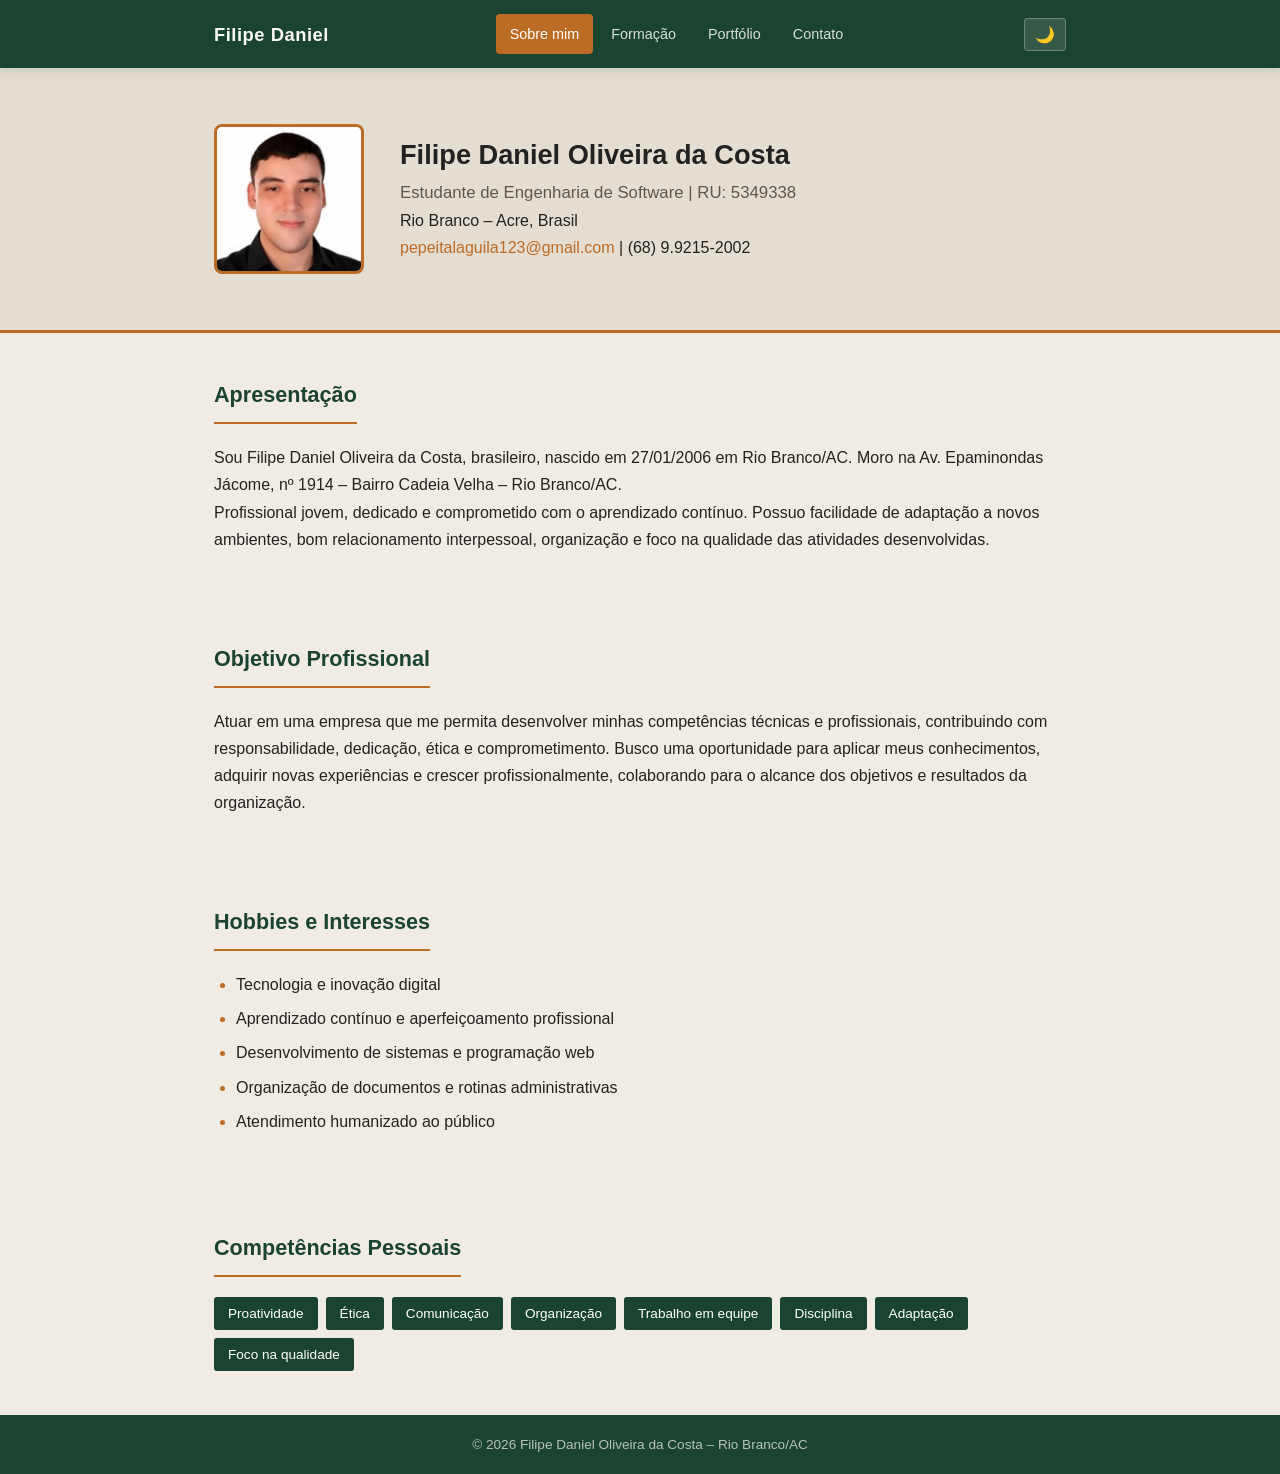
<file: index.html>
<!DOCTYPE html>
<html lang="pt-BR">
<!-- configuracao da pagina e link do css -->
<head>
    <meta charset="UTF-8">
    <meta name="viewport" content="width=device-width, initial-scale=1.0">
    <title>Filipe Daniel | Sobre mim</title>
    <link rel="stylesheet" href="css/styles.css">
</head>
<body>
    <!-- cabecalho com menu e troca de tema -->
    <header class="cabecalho">
        <div class="container-cabecalho">
            <a href="index.html" class="logo">Filipe Daniel</a>
            <button type="button" class="botao-menu" id="botaoMenu" aria-label="Abrir menu">☰</button>
            <nav class="menu" id="menuNavegacao">
                <a href="index.html" class="ativo">Sobre mim</a>
                <a href="formacao.html">Formação</a>
                <a href="portfolio.html">Portfólio</a>
                <a href="contato.html">Contato</a>
            </nav>
            <button type="button" class="botao-tema" id="botaoTema">🌙</button>
        </div>
    </header>

    <!-- conteudo principal - apresentacao pessoal -->
    <main class="conteudo-principal">
        <section class="secao destaque">
            <div class="container">
                <div class="perfil">
                    <img src="imagens/image.png" alt="Filipe Daniel Oliveira da Costa" class="perfil-foto">
                    <div class="perfil-info">
                        <h1>Filipe Daniel Oliveira da Costa</h1>
                        <p class="subtitulo">Estudante de Engenharia de Software | RU: 5349338</p>
                        <p>Rio Branco – Acre, Brasil</p>
                        <p>
                            <a href="mailto:pepeitalaguila123@gmail.com">pepeitalaguila123@gmail.com</a> |
                            (68) 9.9215-2002
                        </p>
                    </div>
                </div>
            </div>
        </section>

        <section class="secao">
            <div class="container">
                <h2>Apresentação</h2>
                <p>
                    Sou Filipe Daniel Oliveira da Costa, brasileiro, nascido em 27/01/2006 em Rio Branco/AC.
                    Moro na Av. Epaminondas Jácome, nº 1914 – Bairro Cadeia Velha – Rio Branco/AC.
                </p>
                <p>
                    Profissional jovem, dedicado e comprometido com o aprendizado contínuo. Possuo facilidade
                    de adaptação a novos ambientes, bom relacionamento interpessoal, organização e foco na
                    qualidade das atividades desenvolvidas.
                </p>
            </div>
        </section>

        <section class="secao">
            <div class="container">
                <h2>Objetivo Profissional</h2>
                <p>
                    Atuar em uma empresa que me permita desenvolver minhas competências técnicas e profissionais,
                    contribuindo com responsabilidade, dedicação, ética e comprometimento. Busco uma oportunidade
                    para aplicar meus conhecimentos, adquirir novas experiências e crescer profissionalmente,
                    colaborando para o alcance dos objetivos e resultados da organização.
                </p>
            </div>
        </section>

        <section class="secao">
            <div class="container">
                <h2>Hobbies e Interesses</h2>
                <ul class="lista">
                    <li>Tecnologia e inovação digital</li>
                    <li>Aprendizado contínuo e aperfeiçoamento profissional</li>
                    <li>Desenvolvimento de sistemas e programação web</li>
                    <li>Organização de documentos e rotinas administrativas</li>
                    <li>Atendimento humanizado ao público</li>
                </ul>
            </div>
        </section>

        <section class="secao">
            <div class="container">
                <h2>Competências Pessoais</h2>
                <div class="tags">
                    <span class="tag">Proatividade</span>
                    <span class="tag">Ética</span>
                    <span class="tag">Comunicação</span>
                    <span class="tag">Organização</span>
                    <span class="tag">Trabalho em equipe</span>
                    <span class="tag">Disciplina</span>
                    <span class="tag">Adaptação</span>
                    <span class="tag">Foco na qualidade</span>
                </div>
            </div>
        </section>
    </main>

    <!-- rodape com copyright -->
    <footer class="rodape">
        <div class="container">
            <p>&copy; 2026 Filipe Daniel Oliveira da Costa – Rio Branco/AC</p>
        </div>
    </footer>

    <script src="js/index.js"></script>
</body>
</html>
</file>
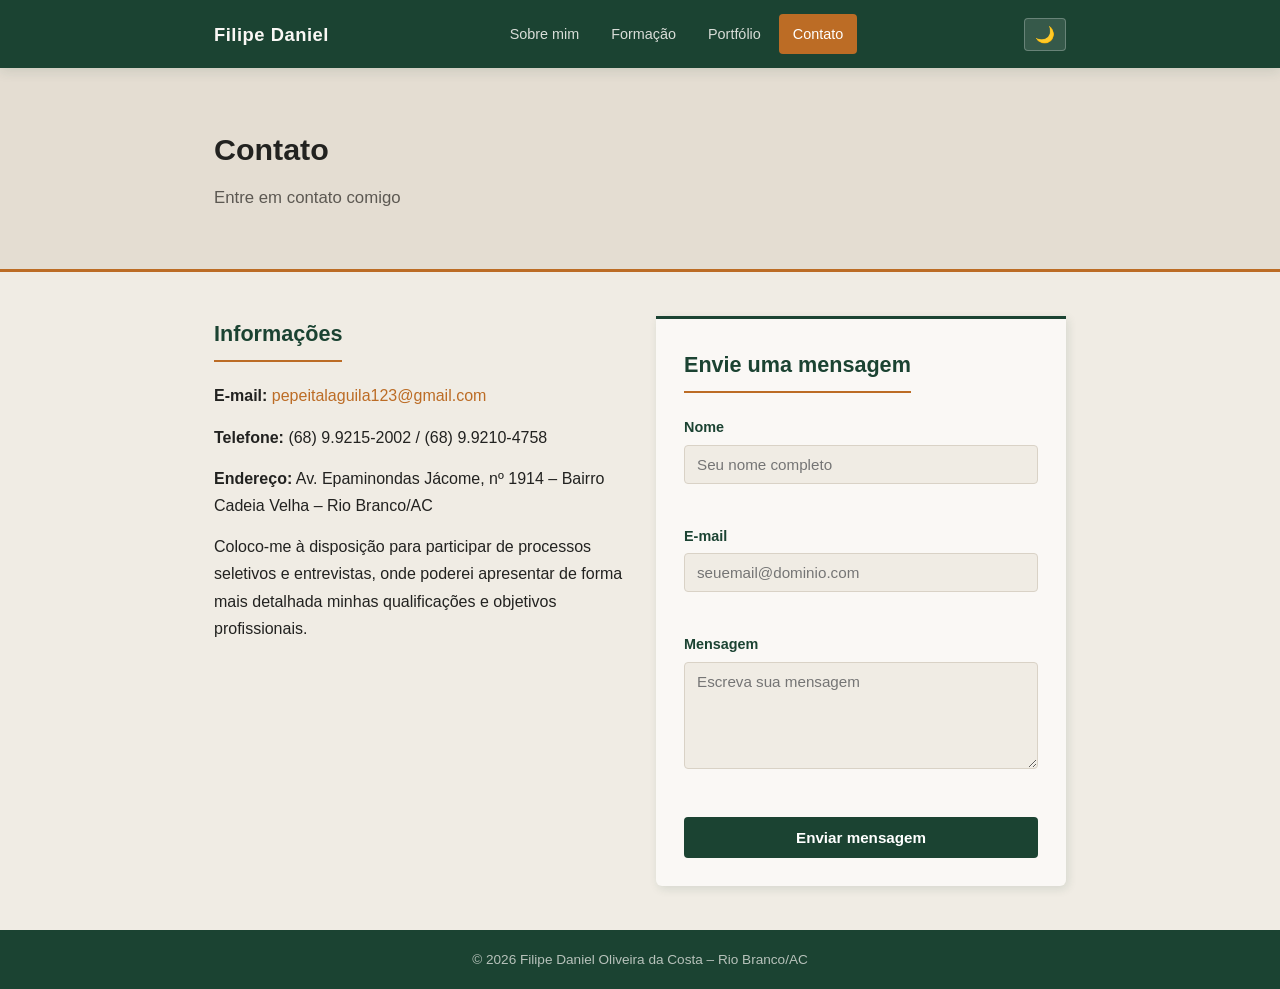
<file: contato.html>
<!DOCTYPE html>
<html lang="pt-BR">
<!-- configuracao da pagina e link do css -->
<head>
    <meta charset="UTF-8">
    <meta name="viewport" content="width=device-width, initial-scale=1.0">
    <title>Filipe Daniel | Contato</title>
    <link rel="stylesheet" href="css/styles.css">
</head>
<body>
    <!-- cabecalho com menu e troca de tema -->
    <header class="cabecalho">
        <div class="container-cabecalho">
            <a href="index.html" class="logo">Filipe Daniel</a>
            <button type="button" class="botao-menu" id="botaoMenu" aria-label="Abrir menu">☰</button>
            <nav class="menu" id="menuNavegacao">
                <a href="index.html">Sobre mim</a>
                <a href="formacao.html">Formação</a>
                <a href="portfolio.html">Portfólio</a>
                <a href="contato.html" class="ativo">Contato</a>
            </nav>
            <button type="button" class="botao-tema" id="botaoTema">🌙</button>
        </div>
    </header>

    <!-- conteudo principal - formulario de contato -->
    <main class="conteudo-principal">
        <section class="secao destaque">
            <div class="container">
                <h1>Contato</h1>
                <p class="subtitulo">Entre em contato comigo</p>
            </div>
        </section>

        <section class="secao">
            <div class="container">
                <div class="layout-contato">
                    <div class="info-contato">
                        <h2>Informações</h2>
                        <p><strong>E-mail:</strong> <a href="mailto:pepeitalaguila123@gmail.com">pepeitalaguila123@gmail.com</a></p>
                        <p><strong>Telefone:</strong> (68) 9.9215-2002 / (68) 9.9210-4758</p>
                        <p><strong>Endereço:</strong> Av. Epaminondas Jácome, nº 1914 – Bairro Cadeia Velha – Rio Branco/AC</p>
                        <p>
                            Coloco-me à disposição para participar de processos seletivos e entrevistas,
                            onde poderei apresentar de forma mais detalhada minhas qualificações e objetivos profissionais.
                        </p>
                    </div>

                    <!-- formulario para enviar mensagem -->
                    <form class="formulario" id="formularioContato" novalidate>
                        <h2>Envie uma mensagem</h2>

                        <div class="campo">
                            <label for="nome">Nome</label>
                            <input type="text" id="nome" name="nome" placeholder="Seu nome completo">
                            <span class="erro" id="erroNome"></span>
                        </div>

                        <div class="campo">
                            <label for="email">E-mail</label>
                            <input type="email" id="email" name="email" placeholder="seuemail@dominio.com">
                            <span class="erro" id="erroEmail"></span>
                        </div>

                        <div class="campo">
                            <label for="mensagem">Mensagem</label>
                            <textarea id="mensagem" name="mensagem" rows="5" placeholder="Escreva sua mensagem"></textarea>
                            <span class="erro" id="erroMensagem"></span>
                        </div>

                        <button type="submit" class="botao-enviar">Enviar mensagem</button>
                    </form>
                </div>
            </div>
        </section>
    </main>

    <!-- popup que aparece quando envia o formulario -->
    <div class="modal" id="modalSucesso">
        <div class="modal-conteudo">
            <h3>Mensagem enviada com sucesso!</h3>
            <p>Obrigado pelo contato. Retornarei em breve.</p>
            <button type="button" class="botao-enviar" id="fecharModal">Fechar</button>
        </div>
    </div>

    <!-- rodape com copyright -->
    <footer class="rodape">
        <div class="container">
            <p>&copy; 2026 Filipe Daniel Oliveira da Costa – Rio Branco/AC</p>
        </div>
    </footer>

    <script src="js/index.js"></script>
</body>
</html>
</file>
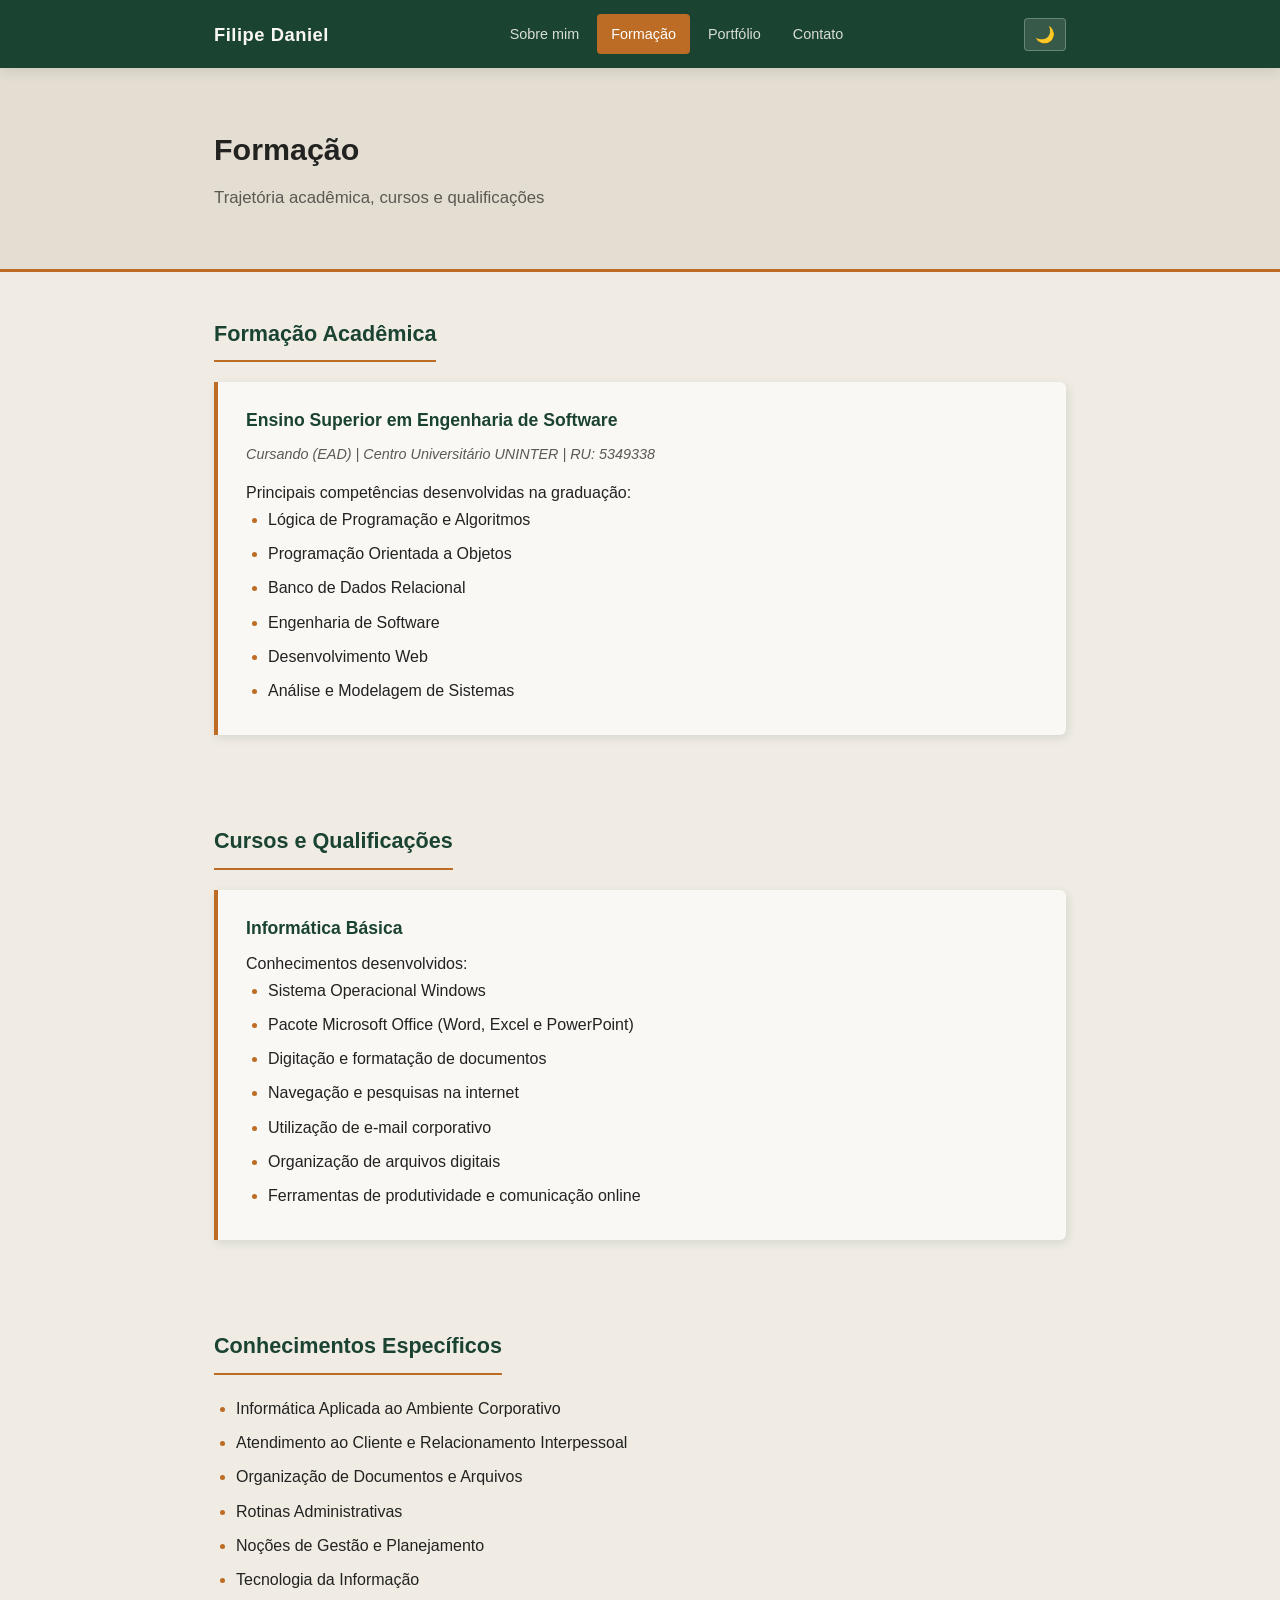
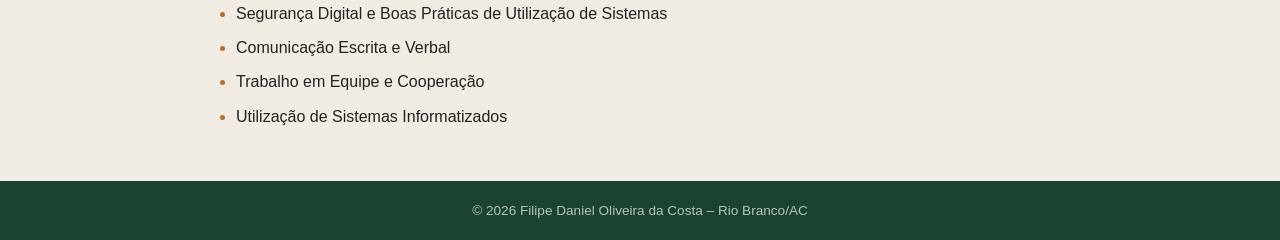
<file: formacao.html>
<!DOCTYPE html>
<html lang="pt-BR">
<!-- configuracao da pagina e link do css -->
<head>
    <meta charset="UTF-8">
    <meta name="viewport" content="width=device-width, initial-scale=1.0">
    <title>Filipe Daniel | Formação</title>
    <link rel="stylesheet" href="css/styles.css">
</head>
<body>
    <!-- cabecalho com menu e troca de tema -->
    <header class="cabecalho">
        <div class="container-cabecalho">
            <a href="index.html" class="logo">Filipe Daniel</a>
            <button type="button" class="botao-menu" id="botaoMenu" aria-label="Abrir menu">☰</button>
            <nav class="menu" id="menuNavegacao">
                <a href="index.html">Sobre mim</a>
                <a href="formacao.html" class="ativo">Formação</a>
                <a href="portfolio.html">Portfólio</a>
                <a href="contato.html">Contato</a>
            </nav>
            <button type="button" class="botao-tema" id="botaoTema">🌙</button>
        </div>
    </header>

    <!-- conteudo principal - formacao e cursos -->
    <main class="conteudo-principal">
        <section class="secao destaque">
            <div class="container">
                <h1>Formação</h1>
                <p class="subtitulo">Trajetória acadêmica, cursos e qualificações</p>
            </div>
        </section>

        <section class="secao">
            <div class="container">
                <h2>Formação Acadêmica</h2>
                <article class="cartao">
                    <h3>Ensino Superior em Engenharia de Software</h3>
                    <p class="periodo">Cursando (EAD) | Centro Universitário UNINTER | RU: 5349338</p>
                    <p>Principais competências desenvolvidas na graduação:</p>
                    <ul class="lista">
                        <li>Lógica de Programação e Algoritmos</li>
                        <li>Programação Orientada a Objetos</li>
                        <li>Banco de Dados Relacional</li>
                        <li>Engenharia de Software</li>
                        <li>Desenvolvimento Web</li>
                        <li>Análise e Modelagem de Sistemas</li>
                    </ul>
                </article>
            </div>
        </section>

        <section class="secao">
            <div class="container">
                <h2>Cursos e Qualificações</h2>
                <article class="cartao">
                    <h3>Informática Básica</h3>
                    <p>Conhecimentos desenvolvidos:</p>
                    <ul class="lista">
                        <li>Sistema Operacional Windows</li>
                        <li>Pacote Microsoft Office (Word, Excel e PowerPoint)</li>
                        <li>Digitação e formatação de documentos</li>
                        <li>Navegação e pesquisas na internet</li>
                        <li>Utilização de e-mail corporativo</li>
                        <li>Organização de arquivos digitais</li>
                        <li>Ferramentas de produtividade e comunicação online</li>
                    </ul>
                </article>
            </div>
        </section>

        <section class="secao">
            <div class="container">
                <h2>Conhecimentos Específicos</h2>
                <ul class="lista">
                    <li>Informática Aplicada ao Ambiente Corporativo</li>
                    <li>Atendimento ao Cliente e Relacionamento Interpessoal</li>
                    <li>Organização de Documentos e Arquivos</li>
                    <li>Rotinas Administrativas</li>
                    <li>Noções de Gestão e Planejamento</li>
                    <li>Tecnologia da Informação</li>
                    <li>Segurança Digital e Boas Práticas de Utilização de Sistemas</li>
                    <li>Comunicação Escrita e Verbal</li>
                    <li>Trabalho em Equipe e Cooperação</li>
                    <li>Utilização de Sistemas Informatizados</li>
                </ul>
            </div>
        </section>
    </main>

    <!-- rodape com copyright -->
    <footer class="rodape">
        <div class="container">
            <p>&copy; 2026 Filipe Daniel Oliveira da Costa – Rio Branco/AC</p>
        </div>
    </footer>

    <script src="js/index.js"></script>
</body>
</html>
</file>
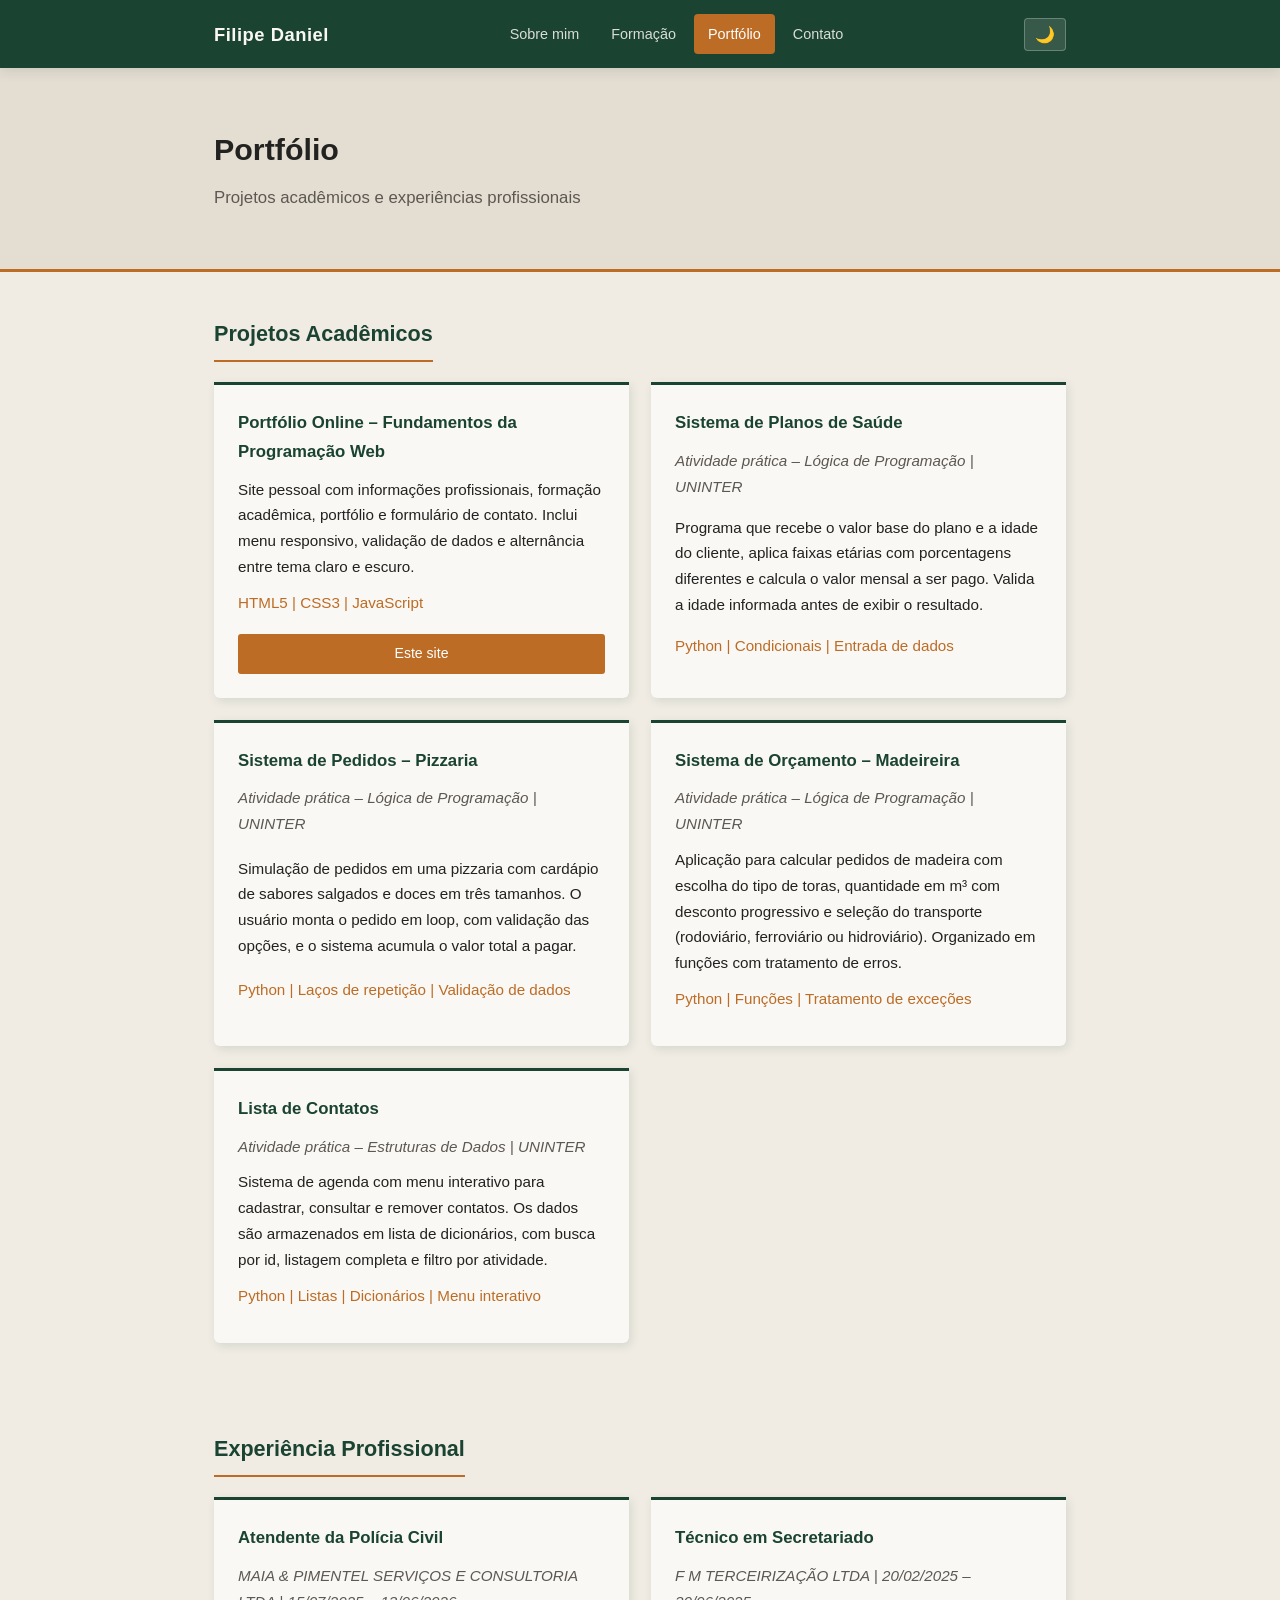
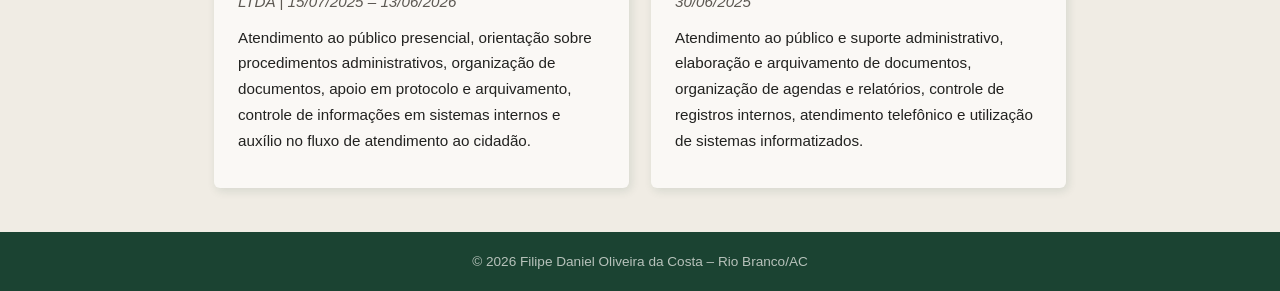
<file: portfolio.html>
<!DOCTYPE html>
<html lang="pt-BR">
<!-- configuracao da pagina e link do css -->
<head>
    <meta charset="UTF-8">
    <meta name="viewport" content="width=device-width, initial-scale=1.0">
    <title>Filipe Daniel | Portfólio</title>
    <link rel="stylesheet" href="css/styles.css">
</head>
<body>
    <!-- cabecalho com menu e troca de tema -->
    <header class="cabecalho">
        <div class="container-cabecalho">
            <a href="index.html" class="logo">Filipe Daniel</a>
            <button type="button" class="botao-menu" id="botaoMenu" aria-label="Abrir menu">☰</button>
            <nav class="menu" id="menuNavegacao">
                <a href="index.html">Sobre mim</a>
                <a href="formacao.html">Formação</a>
                <a href="portfolio.html" class="ativo">Portfólio</a>
                <a href="contato.html">Contato</a>
            </nav>
            <button type="button" class="botao-tema" id="botaoTema">🌙</button>
        </div>
    </header>

    <!-- conteudo principal - portfolio e experiencias -->
    <main class="conteudo-principal">
        <section class="secao destaque">
            <div class="container">
                <h1>Portfólio</h1>
                <p class="subtitulo">Projetos acadêmicos e experiências profissionais</p>
            </div>
        </section>

        <section class="secao">
            <div class="container">
                <h2>Projetos Acadêmicos</h2>
                <!-- cards com os projetos da faculdade -->
                <div class="grade-portfolio">
                    <article class="cartao-portfolio">
                        <h3>Portfólio Online – Fundamentos da Programação Web</h3>
                        <p>
                            Site pessoal com informações profissionais, formação acadêmica, portfólio
                            e formulário de contato. Inclui menu responsivo, validação de dados e
                            alternância entre tema claro e escuro.
                        </p>
                        <p class="tecnologias">HTML5 | CSS3 | JavaScript</p>
                        <a href="index.html" class="link-projeto">Este site</a>
                    </article>

                    <article class="cartao-portfolio">
                        <h3>Sistema de Planos de Saúde</h3>
                        <p class="periodo">Atividade prática – Lógica de Programação | UNINTER</p>
                        <p>
                            Programa que recebe o valor base do plano e a idade do cliente, aplica
                            faixas etárias com porcentagens diferentes e calcula o valor mensal
                            a ser pago. Valida a idade informada antes de exibir o resultado.
                        </p>
                        <p class="tecnologias">Python | Condicionais | Entrada de dados</p>
                    </article>

                    <article class="cartao-portfolio">
                        <h3>Sistema de Pedidos – Pizzaria</h3>
                        <p class="periodo">Atividade prática – Lógica de Programação | UNINTER</p>
                        <p>
                            Simulação de pedidos em uma pizzaria com cardápio de sabores salgados
                            e doces em três tamanhos. O usuário monta o pedido em loop, com validação
                            das opções, e o sistema acumula o valor total a pagar.
                        </p>
                        <p class="tecnologias">Python | Laços de repetição | Validação de dados</p>
                    </article>

                    <article class="cartao-portfolio">
                        <h3>Sistema de Orçamento – Madeireira</h3>
                        <p class="periodo">Atividade prática – Lógica de Programação | UNINTER</p>
                        <p>
                            Aplicação para calcular pedidos de madeira com escolha do tipo de toras,
                            quantidade em m³ com desconto progressivo e seleção do transporte
                            (rodoviário, ferroviário ou hidroviário). Organizado em funções com
                            tratamento de erros.
                        </p>
                        <p class="tecnologias">Python | Funções | Tratamento de exceções</p>
                    </article>

                    <article class="cartao-portfolio">
                        <h3>Lista de Contatos</h3>
                        <p class="periodo">Atividade prática – Estruturas de Dados | UNINTER</p>
                        <p>
                            Sistema de agenda com menu interativo para cadastrar, consultar e remover
                            contatos. Os dados são armazenados em lista de dicionários, com busca por
                            id, listagem completa e filtro por atividade.
                        </p>
                        <p class="tecnologias">Python | Listas | Dicionários | Menu interativo</p>
                    </article>
                </div>
            </div>
        </section>

        <section class="secao">
            <div class="container">
                <h2>Experiência Profissional</h2>
                <!-- cards com experiencia de trabalho -->
                <div class="grade-portfolio">
                    <article class="cartao-portfolio">
                        <h3>Atendente da Polícia Civil</h3>
                        <p class="periodo">MAIA & PIMENTEL SERVIÇOS E CONSULTORIA LTDA | 15/07/2025 – 13/06/2026</p>
                        <p>
                            Atendimento ao público presencial, orientação sobre procedimentos administrativos,
                            organização de documentos, apoio em protocolo e arquivamento, controle de informações
                            em sistemas internos e auxílio no fluxo de atendimento ao cidadão.
                        </p>
                    </article>

                    <article class="cartao-portfolio">
                        <h3>Técnico em Secretariado</h3>
                        <p class="periodo">F M TERCEIRIZAÇÃO LTDA | 20/02/2025 – 30/06/2025</p>
                        <p>
                            Atendimento ao público e suporte administrativo, elaboração e arquivamento de documentos,
                            organização de agendas e relatórios, controle de registros internos, atendimento
                            telefônico e utilização de sistemas informatizados.
                        </p>
                    </article>
                </div>
            </div>
        </section>
    </main>

    <!-- rodape com copyright -->
    <footer class="rodape">
        <div class="container">
            <p>&copy; 2026 Filipe Daniel Oliveira da Costa – Rio Branco/AC</p>
        </div>
    </footer>

    <script src="js/index.js"></script>
</body>
</html>
</file>
<file: css/styles.css>
:root {
    --cor-fundo: #f0ece4;
    --cor-fundo-secundario: #faf8f5;
    --cor-texto: #222220;
    --cor-texto-secundario: #5c5852;
    --cor-primaria: #1b4332;
    --cor-primaria-escura: #081c15;
    --cor-accento: #bc6c25;
    --cor-borda: #d9d2c6;
    --cor-cabecalho: #1b4332;
    --cor-cabecalho-texto: #faf8f5;
    --cor-destaque: #e4ddd2;
    --cor-erro: #9b2226;
    --cor-sombra: rgba(27, 67, 50, 0.12);
}

body.tema-escuro {
    --cor-fundo: #121210;
    --cor-fundo-secundario: #1c1c19;
    --cor-texto: #eceae4;
    --cor-texto-secundario: #a8a49c;
    --cor-primaria: #52b788;
    --cor-primaria-escura: #40916c;
    --cor-accento: #dda15e;
    --cor-borda: #333330;
    --cor-cabecalho: #0d2818;
    --cor-cabecalho-texto: #eceae4;
    --cor-destaque: #252522;
    --cor-erro: #e5383b;
    --cor-sombra: rgba(0, 0, 0, 0.4);
}

* {
    margin: 0;
    padding: 0;
    box-sizing: border-box;
}

body {
    font-family: "Segoe UI", Tahoma, Geneva, Verdana, sans-serif;
    background-color: var(--cor-fundo);
    color: var(--cor-texto);
    line-height: 1.7;
    transition: background-color 0.3s, color 0.3s;
}

a {
    color: var(--cor-accento);
    text-decoration: none;
}

a:hover {
    color: var(--cor-primaria);
}

.container {
    max-width: 900px;
    margin: 0 auto;
    padding: 0 24px;
}

.cabecalho {
    background-color: var(--cor-cabecalho);
    position: sticky;
    top: 0;
    z-index: 100;
    box-shadow: 0 3px 12px var(--cor-sombra);
}

.container-cabecalho {
    max-width: 900px;
    margin: 0 auto;
    padding: 14px 24px;
    display: flex;
    align-items: center;
    justify-content: space-between;
    gap: 15px;
}

.logo {
    font-size: 1.15rem;
    font-weight: 600;
    color: var(--cor-cabecalho-texto);
    letter-spacing: 0.5px;
    text-decoration: none;
}

.logo:hover {
    color: var(--cor-accento);
    text-decoration: none;
}

.menu {
    display: flex;
    gap: 4px;
}

.menu a {
    padding: 8px 14px;
    border-radius: 4px;
    color: var(--cor-cabecalho-texto);
    text-decoration: none;
    font-size: 0.9rem;
    opacity: 0.85;
    transition: opacity 0.2s, background-color 0.2s;
}

.menu a:hover {
    opacity: 1;
    background-color: rgba(255, 255, 255, 0.1);
    text-decoration: none;
    color: var(--cor-cabecalho-texto);
}

.menu a.ativo {
    opacity: 1;
    background-color: var(--cor-accento);
    color: #fff;
    text-decoration: none;
}

.botao-menu {
    display: none;
    background: rgba(255, 255, 255, 0.1);
    border: 1px solid rgba(255, 255, 255, 0.2);
    border-radius: 4px;
    font-size: 1.2rem;
    padding: 4px 10px;
    cursor: pointer;
    color: var(--cor-cabecalho-texto);
}

.botao-tema {
    background: rgba(255, 255, 255, 0.12);
    border: 1px solid rgba(255, 255, 255, 0.25);
    border-radius: 4px;
    font-size: 1rem;
    padding: 6px 10px;
    cursor: pointer;
    color: var(--cor-cabecalho-texto);
    transition: background-color 0.2s;
}

.botao-tema:hover {
    background-color: rgba(255, 255, 255, 0.2);
}

.conteudo-principal {
    min-height: calc(100vh - 120px);
}

.secao {
    padding: 44px 0;
}

.secao.destaque {
    background-color: var(--cor-destaque);
    padding: 56px 0;
    border-bottom: 3px solid var(--cor-accento);
}

.secao h1 {
    font-size: 1.9rem;
    margin-bottom: 8px;
    font-weight: 600;
}

.secao h2 {
    font-size: 1.35rem;
    margin-bottom: 20px;
    color: var(--cor-primaria);
    font-weight: 600;
    padding-bottom: 8px;
    border-bottom: 2px solid var(--cor-accento);
    display: inline-block;
}

.subtitulo {
    color: var(--cor-texto-secundario);
    font-size: 1.05rem;
}

.perfil {
    display: flex;
    align-items: center;
    gap: 36px;
    flex-wrap: wrap;
}

.perfil-foto {
    width: 150px;
    height: 150px;
    object-fit: cover;
    object-position: center top;
    border-radius: 8px;
    border: 3px solid var(--cor-accento);
    flex-shrink: 0;
}

.perfil-info h1 {
    font-size: 1.7rem;
    margin-bottom: 6px;
    line-height: 1.3;
}

.perfil-info a {
    color: var(--cor-accento);
    font-weight: 500;
}

.lista {
    padding-left: 22px;
}

.lista li {
    margin-bottom: 7px;
}

.lista li::marker {
    color: var(--cor-accento);
}

.tags {
    display: flex;
    flex-wrap: wrap;
    gap: 8px;
}

.tag {
    background-color: var(--cor-primaria);
    color: #fff;
    padding: 5px 14px;
    border-radius: 3px;
    font-size: 0.85rem;
}

body.tema-escuro .tag {
    background-color: var(--cor-primaria-escura);
    color: var(--cor-texto);
}

.cartao {
    background-color: var(--cor-fundo-secundario);
    border-left: 4px solid var(--cor-accento);
    border-radius: 0 6px 6px 0;
    padding: 24px 28px;
    box-shadow: 2px 3px 10px var(--cor-sombra);
}

.cartao h3 {
    margin-bottom: 6px;
    color: var(--cor-primaria);
    font-size: 1.1rem;
}

.cartao-separado {
    margin-top: 20px;
}

.periodo {
    color: var(--cor-texto-secundario);
    font-size: 0.9rem;
    margin-bottom: 12px;
    font-style: italic;
}

.grade-portfolio {
    display: grid;
    grid-template-columns: repeat(auto-fit, minmax(270px, 1fr));
    gap: 22px;
}

.cartao-portfolio {
    background-color: var(--cor-fundo-secundario);
    border-top: 3px solid var(--cor-primaria);
    border-radius: 0 0 6px 6px;
    padding: 24px;
    box-shadow: 2px 3px 10px var(--cor-sombra);
    display: flex;
    flex-direction: column;
}

.cartao-portfolio h3 {
    margin-bottom: 10px;
    color: var(--cor-primaria);
    font-size: 1.05rem;
}

.cartao-portfolio p {
    margin-bottom: 10px;
    flex-grow: 1;
    font-size: 0.95rem;
}

.tecnologias {
    font-size: 0.82rem;
    color: var(--cor-accento);
    font-weight: 500;
}

.link-projeto {
    display: inline-block;
    text-align: center;
    margin-top: 8px;
    padding: 8px 18px;
    background-color: var(--cor-accento);
    color: #fff;
    border-radius: 3px;
    text-decoration: none;
    font-size: 0.88rem;
    transition: background-color 0.2s;
}

.link-projeto:hover {
    background-color: var(--cor-primaria);
    color: #fff;
    text-decoration: none;
}

.layout-contato {
    display: grid;
    grid-template-columns: 1fr 1fr;
    gap: 32px;
}

.info-contato p {
    margin-bottom: 14px;
}

.info-contato a {
    color: var(--cor-accento);
    font-weight: 500;
}

.formulario {
    background-color: var(--cor-fundo-secundario);
    border-top: 3px solid var(--cor-primaria);
    border-radius: 0 0 6px 6px;
    padding: 28px;
    box-shadow: 2px 3px 10px var(--cor-sombra);
}

.formulario h2 {
    margin-bottom: 22px;
}

.campo {
    margin-bottom: 18px;
}

.campo label {
    display: block;
    margin-bottom: 5px;
    font-weight: 600;
    font-size: 0.9rem;
    color: var(--cor-primaria);
}

.campo input,
.campo textarea {
    width: 100%;
    padding: 10px 12px;
    border: 1px solid var(--cor-borda);
    border-radius: 4px;
    font-size: 0.95rem;
    font-family: inherit;
    background-color: var(--cor-fundo);
    color: var(--cor-texto);
}

.campo input:focus,
.campo textarea:focus {
    outline: none;
    border-color: var(--cor-accento);
    box-shadow: 0 0 0 2px rgba(188, 108, 37, 0.25);
}

.campo input.invalido,
.campo textarea.invalido {
    border-color: var(--cor-erro);
}

.erro {
    display: block;
    color: var(--cor-erro);
    font-size: 0.82rem;
    margin-top: 4px;
    min-height: 18px;
}

.botao-enviar {
    background-color: var(--cor-primaria);
    color: #fff;
    border: none;
    padding: 12px 24px;
    border-radius: 4px;
    font-size: 0.95rem;
    cursor: pointer;
    width: 100%;
    font-weight: 600;
    transition: background-color 0.2s;
}

.botao-enviar:hover {
    background-color: var(--cor-accento);
}

.modal {
    display: none;
    position: fixed;
    top: 0;
    left: 0;
    width: 100%;
    height: 100%;
    background-color: rgba(8, 28, 21, 0.6);
    z-index: 200;
    align-items: center;
    justify-content: center;
}

.modal.ativo {
    display: flex;
}

.modal-conteudo {
    background-color: var(--cor-fundo-secundario);
    padding: 32px;
    border-radius: 6px;
    border-top: 4px solid var(--cor-accento);
    text-align: center;
    max-width: 380px;
    width: 90%;
    box-shadow: 6px 6px 0 var(--cor-primaria);
}

.modal-conteudo h3 {
    color: var(--cor-primaria);
    margin-bottom: 10px;
}

.modal-conteudo p {
    margin-bottom: 22px;
    color: var(--cor-texto-secundario);
}

.rodape {
    background-color: var(--cor-cabecalho);
    padding: 18px 0;
    text-align: center;
    color: rgba(250, 248, 245, 0.7);
    font-size: 0.85rem;
}

@media (max-width: 768px) {
    .botao-menu {
        display: block;
    }

    .menu {
        display: none;
        flex-direction: column;
        position: absolute;
        top: 100%;
        left: 0;
        right: 0;
        background-color: var(--cor-cabecalho);
        padding: 12px 24px 16px;
        box-shadow: 0 6px 12px var(--cor-sombra);
    }

    .menu.aberto {
        display: flex;
    }

    .container-cabecalho {
        position: relative;
        flex-wrap: wrap;
    }

    .perfil {
        flex-direction: column;
        text-align: center;
    }

    .layout-contato {
        grid-template-columns: 1fr;
    }
}
</file>
